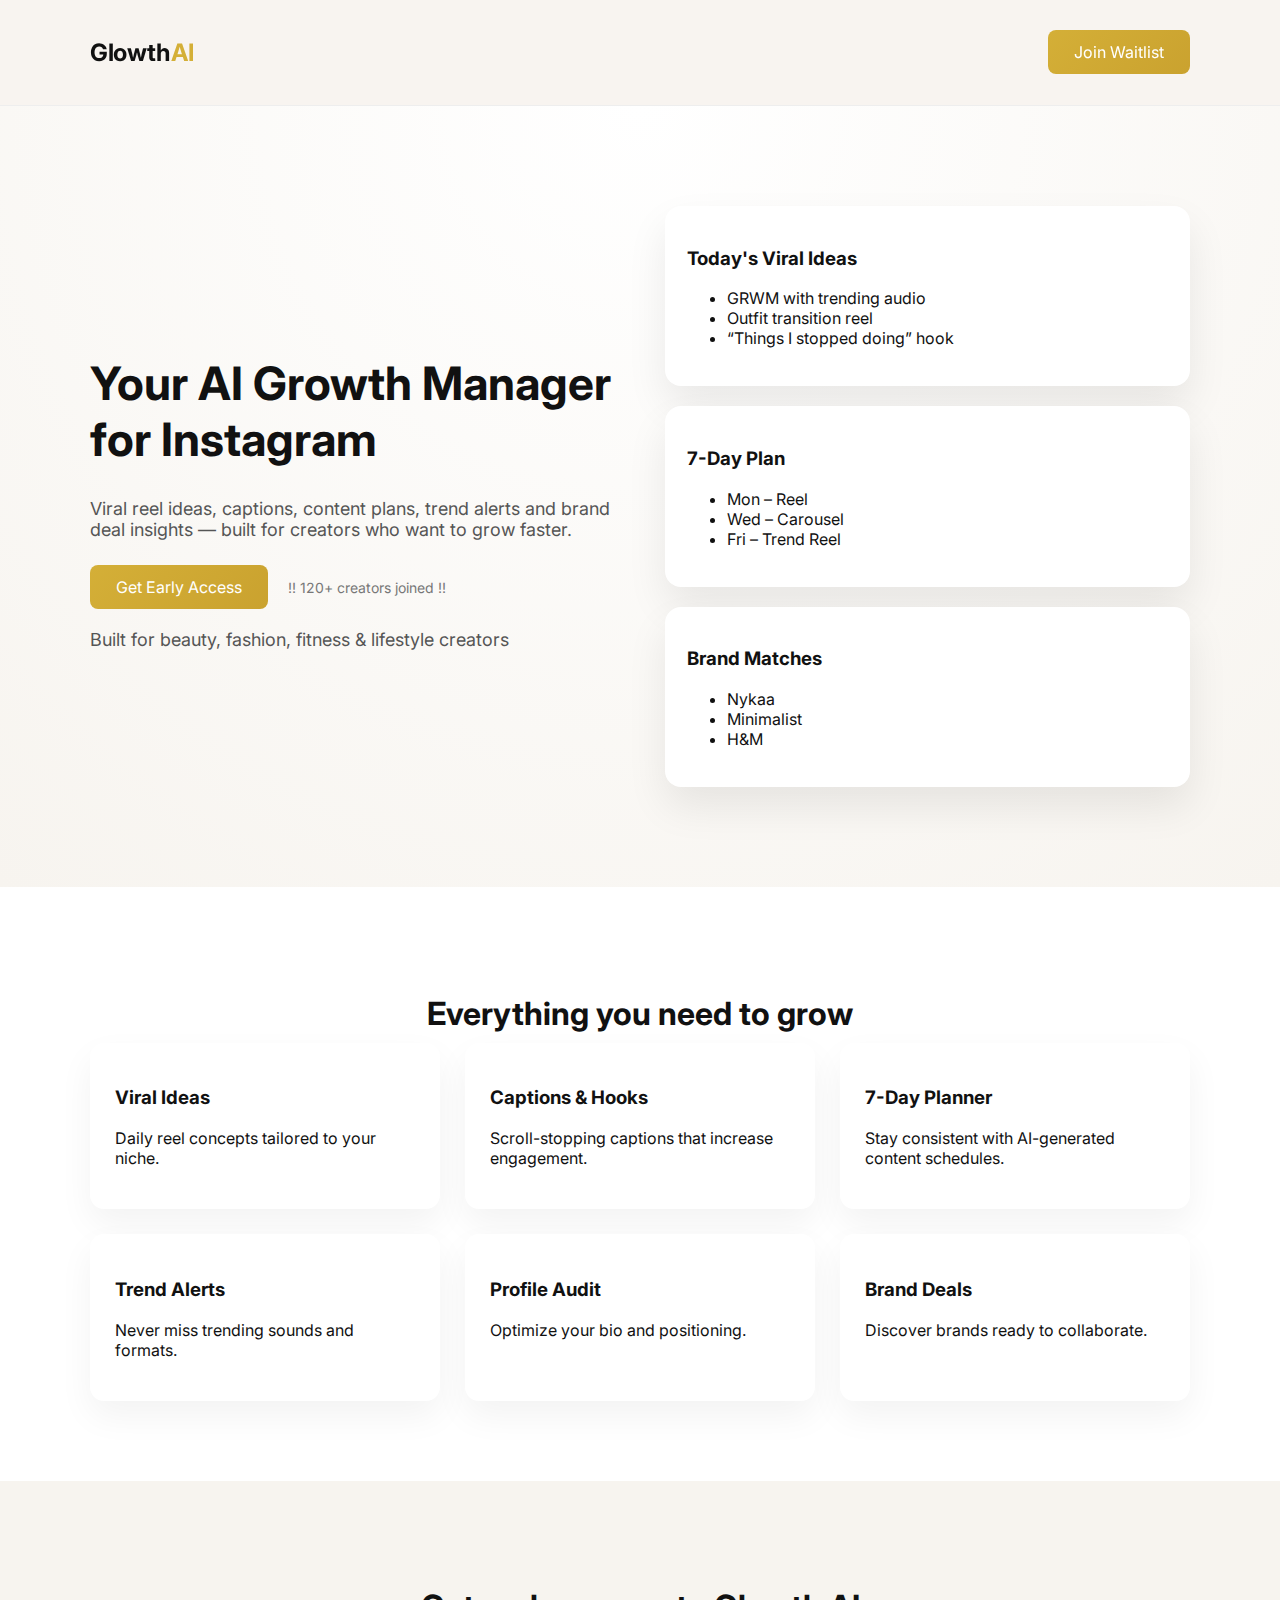
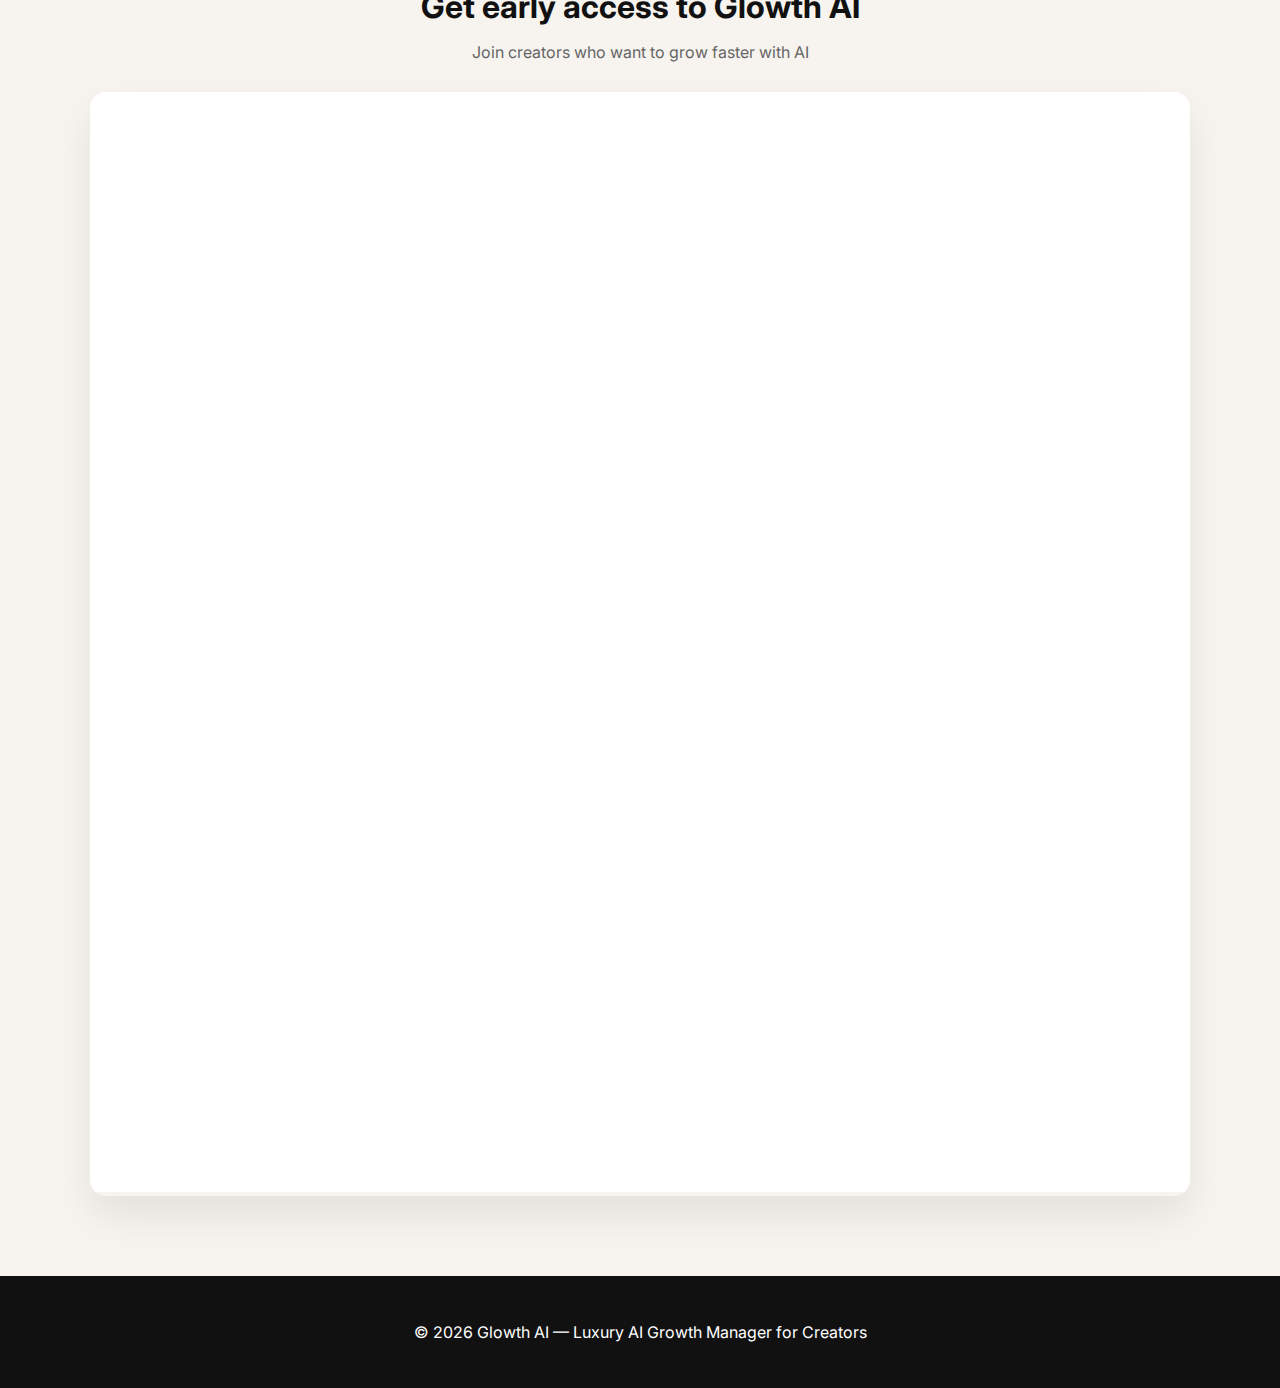
<file: index.html>
<!DOCTYPE html>
<html lang="en">
<head>
<meta charset="UTF-8">
<meta name="viewport" content="width=device-width, initial-scale=1.0">
<title>Glowth AI</title>

<link href="https://fonts.googleapis.com/css2?family=Inter:wght@300;400;600;700&display=swap" rel="stylesheet">
<link rel="stylesheet" href="styles.css">
</head>
<body>

<!-- NAVBAR -->
<header class="navbar">
  <div class="container nav">
    <h2 class="logo">Glowth<span>AI</span></h2>
    <a href="#waitlist" class="btn-primary">Join Waitlist</a>
  </div>
</header>


<!-- HERO -->
<section class="hero">
  <div class="container hero-grid">

    <div class="hero-text">
      <h1>Your AI Growth Manager for Instagram</h1>
      <p>
        Viral reel ideas, captions, content plans, trend alerts and brand deal insights — 
        built for creators who want to grow faster.
      </p>

      <div class="hero-actions">
        <a href="#waitlist" class="btn-primary">Get Early Access</a>
        <span class="users">!! 120+ creators joined !!</span>
      </div>

      <p class="trust-line">
        Built for beauty, fashion, fitness & lifestyle creators
      </p>
    </div>

    <!-- PRODUCT PREVIEW -->
    <div class="app-preview">
      <div class="app-card">
        <h3>Today's Viral Ideas</h3>
        <ul>
          <li>GRWM with trending audio</li>
          <li>Outfit transition reel</li>
          <li>“Things I stopped doing” hook</li>
        </ul>
      </div>

      <div class="app-card">
        <h3>7-Day Plan</h3>
        <ul>
          <li>Mon – Reel</li>
          <li>Wed – Carousel</li>
          <li>Fri – Trend Reel</li>
        </ul>
      </div>

      <div class="app-card">
        <h3>Brand Matches</h3>
        <ul>
          <li>Nykaa</li>
          <li>Minimalist</li>
          <li>H&M</li>
        </ul>
      </div>
    </div>

  </div>
</section>

<!-- FEATURES -->
<section class="section light">
  <div class="container">
    <h2 class="section-title">Everything you need to grow</h2>

    <div class="grid">
      <div class="card">
        <h3>Viral Ideas</h3>
        <p>Daily reel concepts tailored to your niche.</p>
      </div>

      <div class="card">
        <h3>Captions & Hooks</h3>
        <p>Scroll-stopping captions that increase engagement.</p>
      </div>

      <div class="card">
        <h3>7-Day Planner</h3>
        <p>Stay consistent with AI-generated content schedules.</p>
      </div>

      <div class="card">
        <h3>Trend Alerts</h3>
        <p>Never miss trending sounds and formats.</p>
      </div>

      <div class="card">
        <h3>Profile Audit</h3>
        <p>Optimize your bio and positioning.</p>
      </div>

      <div class="card">
        <h3>Brand Deals</h3>
        <p>Discover brands ready to collaborate.</p>
      </div>
    </div>
  </div>
</section>

<!-- WAITLIST -->
<section class="section" id="waitlist">
  <div class="container">
    <h2 class="section-title">Get early access to Glowth AI</h2>
    <p class="center-text">
      Join creators who want to grow faster with AI
    </p>

    <div class="form-embed">
      <iframe 
        src="https://docs.google.com/forms/d/e/1FAIpQLSezXU-UzXnGZ3H53cpEZdZyz0ChByBFz3O9TH_MAUjxC6JZdg/viewform?embedded=true"
        width="100%"
        height="1100"
        frameborder="0">
      </iframe>
    </div>
  </div>
</section>

<!-- FOOTER -->
<footer class="footer">
  <div class="container">
    <p>© 2026 Glowth AI — Luxury AI Growth Manager for Creators</p>
  </div>
</footer>

</body>
</html>
</file>
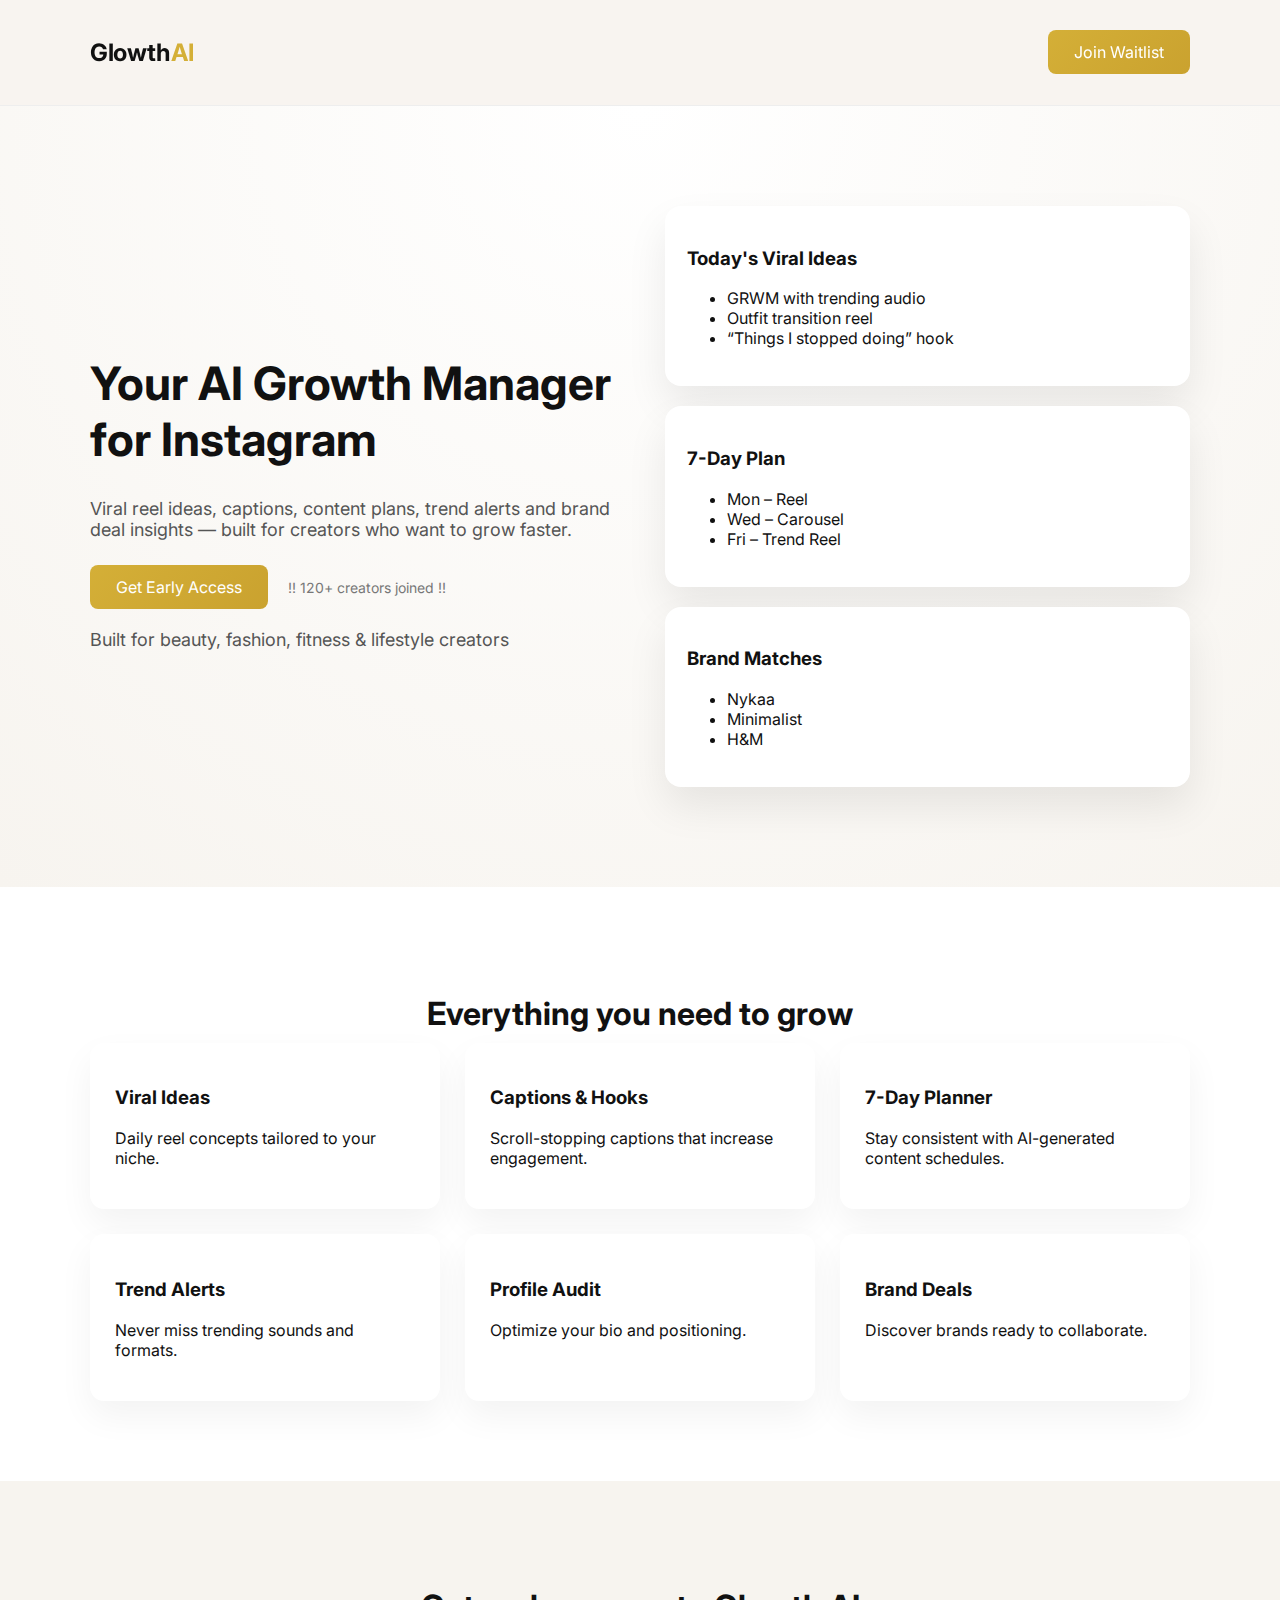
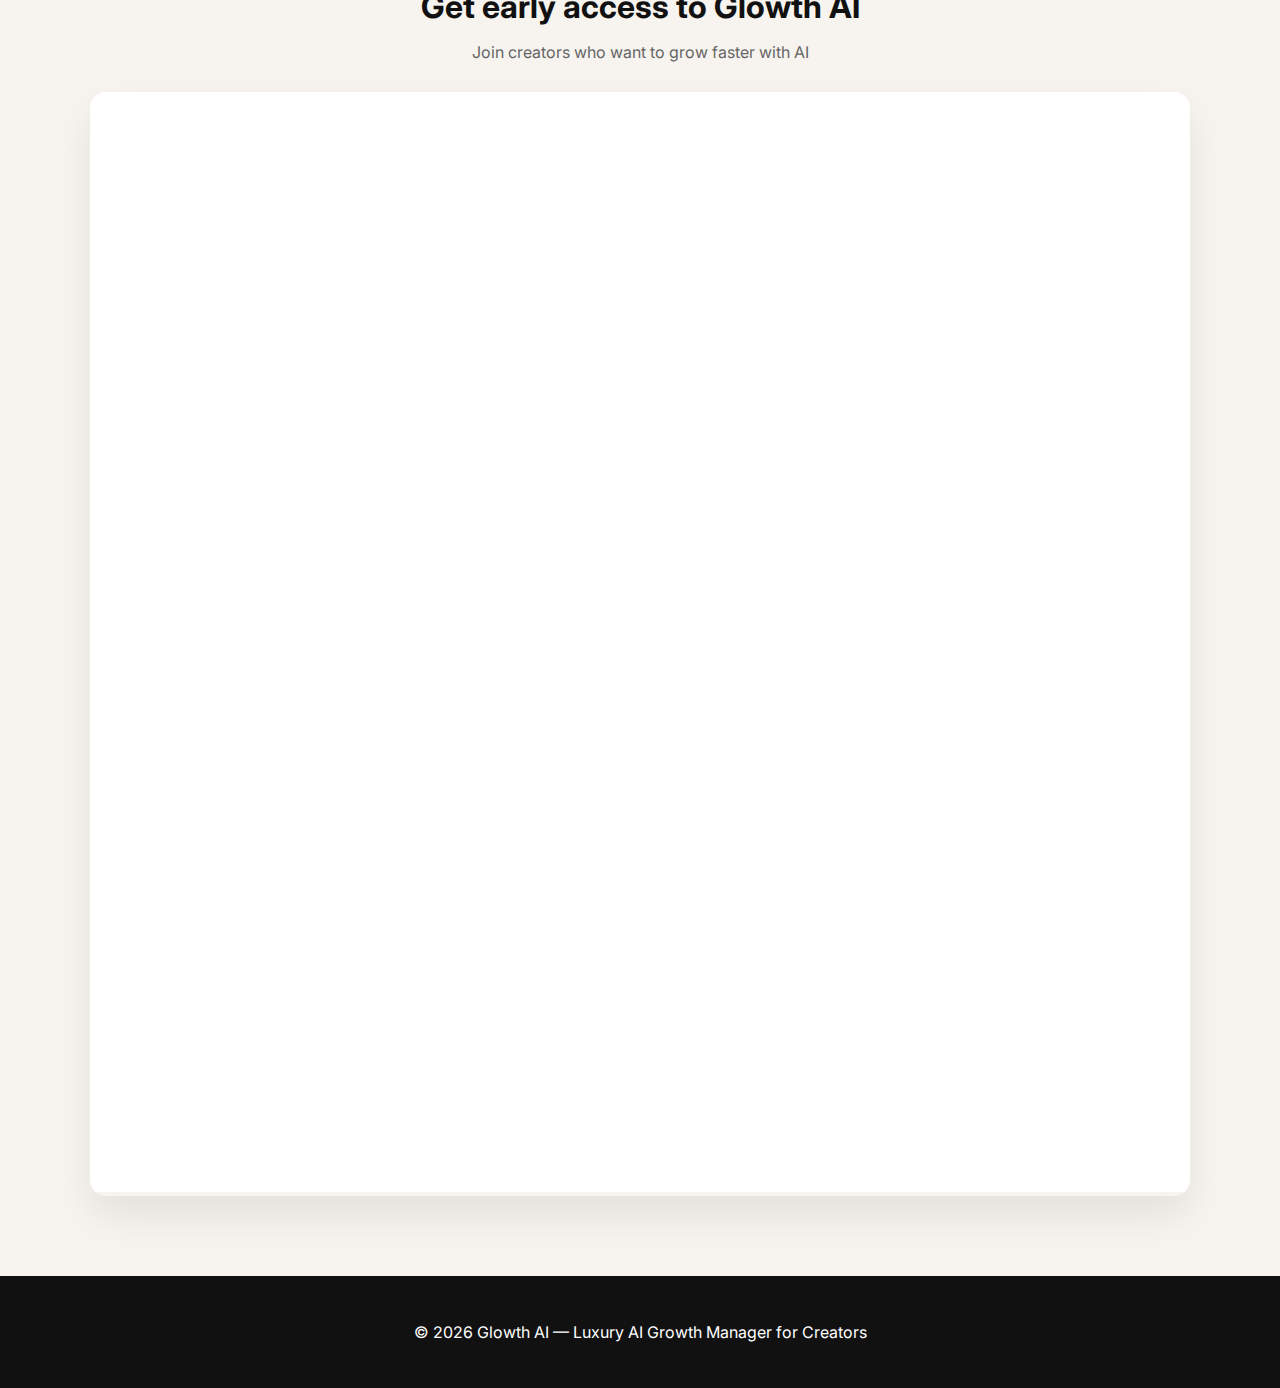
<file: index1.html>
<!DOCTYPE html>
<html lang="en">
<head>
<meta charset="UTF-8">
<meta name="viewport" content="width=device-width, initial-scale=1.0">
<title>Glowth AI</title>

<link href="https://fonts.googleapis.com/css2?family=Inter:wght@300;400;600;700&display=swap" rel="stylesheet">
<link rel="stylesheet" href="styles.css">
</head>
<body>

<!-- NAVBAR -->
<header class="navbar">
  <div class="container nav">
    <h2 class="logo">Glowth<span>AI</span></h2>
    <a href="#waitlist" class="btn-primary">Join Waitlist</a>
  </div>
</header>


<!-- HERO -->
<section class="hero">
  <div class="container hero-grid">

    <div class="hero-text">
      <h1>Your AI Growth Manager for Instagram</h1>
      <p>
        Viral reel ideas, captions, content plans, trend alerts and brand deal insights — 
        built for creators who want to grow faster.
      </p>

      <div class="hero-actions">
        <a href="#waitlist" class="btn-primary">Get Early Access</a>
        <span class="users">!! 120+ creators joined !!</span>
      </div>

      <p class="trust-line">
        Built for beauty, fashion, fitness & lifestyle creators
      </p>
    </div>

    <!-- PRODUCT PREVIEW -->
    <div class="app-preview">
      <div class="app-card">
        <h3>Today's Viral Ideas</h3>
        <ul>
          <li>GRWM with trending audio</li>
          <li>Outfit transition reel</li>
          <li>“Things I stopped doing” hook</li>
        </ul>
      </div>

      <div class="app-card">
        <h3>7-Day Plan</h3>
        <ul>
          <li>Mon – Reel</li>
          <li>Wed – Carousel</li>
          <li>Fri – Trend Reel</li>
        </ul>
      </div>

      <div class="app-card">
        <h3>Brand Matches</h3>
        <ul>
          <li>Nykaa</li>
          <li>Minimalist</li>
          <li>H&M</li>
        </ul>
      </div>
    </div>

  </div>
</section>

<!-- FEATURES -->
<section class="section light">
  <div class="container">
    <h2 class="section-title">Everything you need to grow</h2>

    <div class="grid">
      <div class="card">
        <h3>Viral Ideas</h3>
        <p>Daily reel concepts tailored to your niche.</p>
      </div>

      <div class="card">
        <h3>Captions & Hooks</h3>
        <p>Scroll-stopping captions that increase engagement.</p>
      </div>

      <div class="card">
        <h3>7-Day Planner</h3>
        <p>Stay consistent with AI-generated content schedules.</p>
      </div>

      <div class="card">
        <h3>Trend Alerts</h3>
        <p>Never miss trending sounds and formats.</p>
      </div>

      <div class="card">
        <h3>Profile Audit</h3>
        <p>Optimize your bio and positioning.</p>
      </div>

      <div class="card">
        <h3>Brand Deals</h3>
        <p>Discover brands ready to collaborate.</p>
      </div>
    </div>
  </div>
</section>

<!-- WAITLIST -->
<section class="section" id="waitlist">
  <div class="container">
    <h2 class="section-title">Get early access to Glowth AI</h2>
    <p class="center-text">
      Join creators who want to grow faster with AI
    </p>

    <div class="form-embed">
      <iframe 
        src="https://docs.google.com/forms/d/e/1FAIpQLSezXU-UzXnGZ3H53cpEZdZyz0ChByBFz3O9TH_MAUjxC6JZdg/viewform?embedded=true"
        width="100%"
        height="1100"
        frameborder="0">
      </iframe>
    </div>
  </div>
</section>

<!-- FOOTER -->
<footer class="footer">
  <div class="container">
    <p>© 2026 Glowth AI — Luxury AI Growth Manager for Creators</p>
  </div>
</footer>

</body>
</html>
</file>
<file: styles.css>
body {
  font-family: 'Inter', sans-serif;
  margin: 0;
  background: #f7f4ef;
  color: #111;
}

/* Layout */
.container {
  width: 90%;
  max-width: 1100px;
  margin: auto;
}

/* Navbar */
.navbar {
  position: sticky;
  top: 0;
  background: rgba(247,244,239,0.9);
  backdrop-filter: blur(10px);
  padding: 18px 0;
  border-bottom: 1px solid #eee;
}

.nav {
  display: flex;
  justify-content: space-between;
  align-items: center;
}

.logo {
  font-weight: 700;
  font-size: 24px;
  letter-spacing: -0.3px;
}

.logo span {
  color: #d4af37;
  font-weight: 700;
  margin-left: 2px;
}



/* Buttons */
.btn-primary {
  background: linear-gradient(135deg,#d4af37,#caa22f);
  color: white;
  padding: 12px 26px;
  border-radius: 8px;
  text-decoration: none;
  transition: 0.3s;
}

.btn-primary:hover {
  transform: translateY(-2px);
  box-shadow: 0 10px 25px rgba(212,175,55,0.3);
}

/* Hero */
.hero {
  padding: 100px 0;
  background: radial-gradient(circle at top, #ffffff, #f7f4ef);
}


.hero-grid {
  display: grid;
  grid-template-columns: 1fr 1fr;
  gap: 50px;
  align-items: center;
}

.hero-text h1 {
  font-size: 46px;
}

.hero-text p {
  font-size: 18px;
  color: #555;
}

.hero-actions {
  margin-top: 25px;
  display: flex;
  align-items: center;
  gap: 20px;
}

.users {
  color: #777;
  font-size: 14px;
}

.trust-line {
  margin-top: 20px;
  color: #888;
  font-size: 14px;
}

/* App Preview */
.app-preview {
  display: grid;
  gap: 20px;
}

.app-card {
  background: white;
  padding: 22px;
  border-radius: 16px;
  box-shadow: 0 20px 40px rgba(0,0,0,0.08);
  transition: 0.3s;
}

.app-card:hover {
  transform: translateY(-5px);
}

/* Sections */
.section {
  padding: 80px 0;
}

.light {
  background: #fff;
}

.section-title {
  text-align: center;
  font-size: 32px;
  margin-bottom: 10px;
}

.center-text {
  text-align: center;
  color: #666;
  margin-bottom: 30px;
}

/* Grid */
.grid {
  display: grid;
  grid-template-columns: repeat(3,1fr);
  gap: 25px;
}

.card {
  background: white;
  padding: 25px;
  border-radius: 14px;
  box-shadow: 0 15px 35px rgba(0,0,0,0.05);
  transition: 0.3s;
}

.card:hover {
  transform: translateY(-5px);
}

/* Form */
.form-embed {
  border-radius: 16px;
  overflow: hidden;
  box-shadow: 0 20px 40px rgba(0,0,0,0.08);
}

.form-embed iframe {
  background: white;
}

/* Footer */
.footer {
  background: #111;
  color: white;
  text-align: center;
  padding: 30px;
}

/* Responsive */
@media(max-width:768px) {
  .hero-grid {
    grid-template-columns: 1fr;
  }

  .grid {
    grid-template-columns: 1fr;
  }

  .hero-text h1 {
    font-size: 32px;
  }
}
</file>
